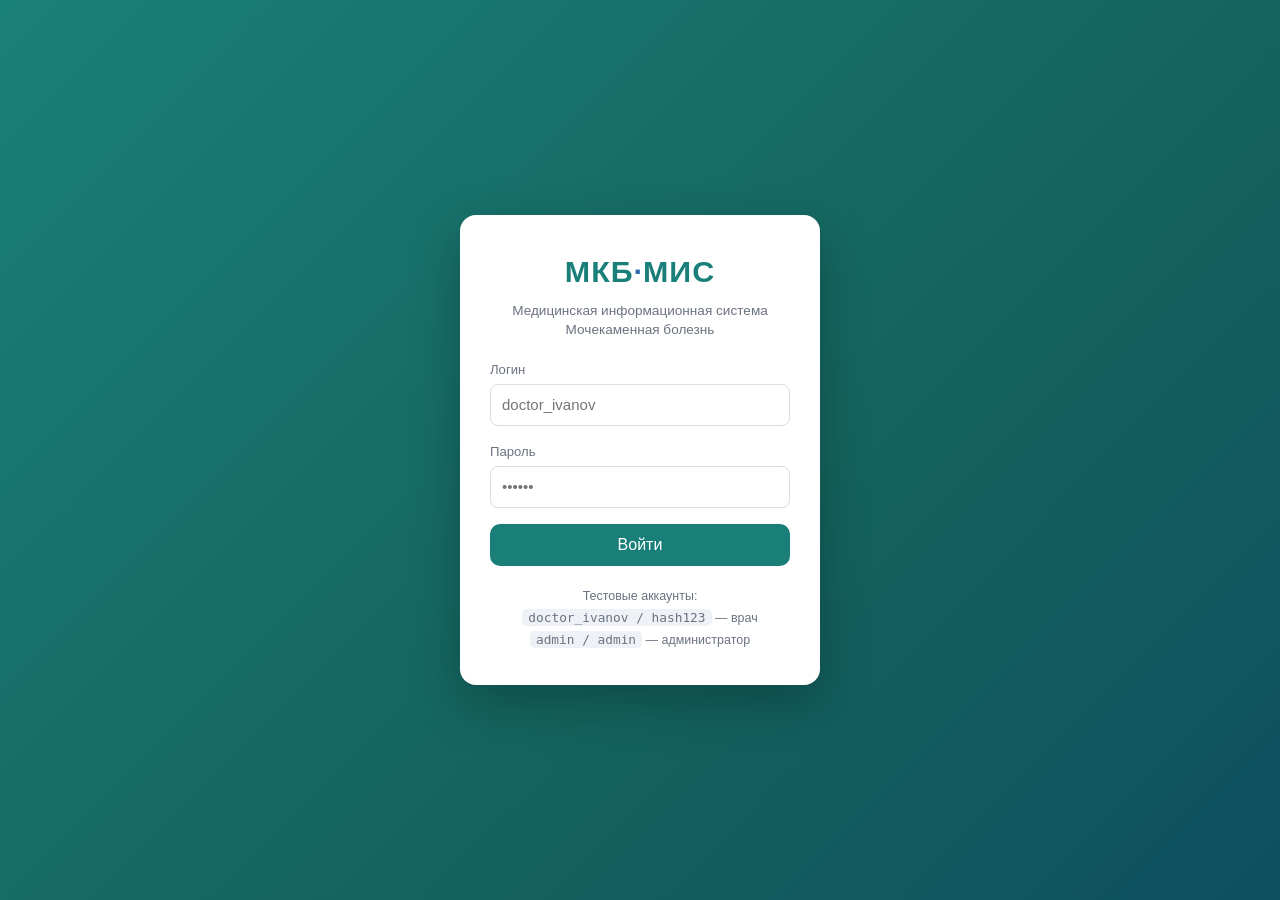
<file: client/index.html>
<!DOCTYPE html>
<html lang="ru">
<head>
  <meta charset="UTF-8" />
  <meta name="viewport" content="width=device-width, initial-scale=1.0" />
  <title>МКБ-МИС — рабочее место врача</title>
  <link rel="stylesheet" href="css/style.css" />
</head>
<body>

  <!-- ===================== ЭКРАН ВХОДА ===================== -->
  <section id="view-login" class="view view--login">
    <form id="login-form" class="login-card" autocomplete="off">
      <div class="login-logo">МКБ<span>·</span>МИС</div>
      <p class="login-subtitle">Медицинская информационная система<br />Мочекаменная болезнь</p>

      <label class="field">
        <span class="field__label">Логин</span>
        <input type="text" id="login-username" placeholder="doctor_ivanov" required />
      </label>

      <label class="field">
        <span class="field__label">Пароль</span>
        <input type="password" id="login-password" placeholder="••••••" required />
      </label>

      <div id="login-error" class="form-error" hidden></div>

      <button type="submit" class="btn btn--primary btn--block">Войти</button>

      <p class="login-hint">
        Тестовые аккаунты:<br />
        <code>doctor_ivanov / hash123</code> — врач<br />
        <code>admin / admin</code> — администратор
      </p>
    </form>
  </section>

  <!-- ===================== ОСНОВНОЕ ПРИЛОЖЕНИЕ ===================== -->
  <div id="app" class="app" hidden>

    <!-- Шапка -->
    <header class="topbar">
      <div class="topbar__brand" id="nav-home">МКБ<span>·</span>МИС</div>
      <nav class="topbar__nav">
        <button class="navlink" id="nav-patients">Пациенты</button>
        <button class="navlink" id="nav-admin" hidden>Аккаунты врачей</button>
      </nav>
      <div class="topbar__user">
        <span id="current-user" class="user-badge"></span>
        <button class="btn btn--ghost" id="btn-logout">Выйти</button>
      </div>
    </header>

    <main class="content">

      <!-- ----------- СПИСОК ПАЦИЕНТОВ ----------- -->
      <section id="view-patients" class="view">
        <div class="page-head">
          <h1>Пациенты</h1>
          <button class="btn btn--primary" id="btn-add-patient">+ Добавить пациента</button>
        </div>

        <div class="search-bar">
          <input type="search" id="patient-search"
                 placeholder="Поиск по ФИО или номеру карты пациента…" />
        </div>

        <div class="table-wrap">
          <table class="table" id="patients-table">
            <thead>
              <tr>
                <th>№ карты</th>
                <th>ФИО</th>
                <th>Лечащий врач</th>
                <th class="num">Камни</th>
                <th class="num">Обследования</th>
                <th></th>
              </tr>
            </thead>
            <tbody id="patients-tbody"></tbody>
          </table>
          <div id="patients-empty" class="empty-state" hidden>Пациенты не найдены</div>
        </div>
      </section>

      <!-- ----------- КАРТОЧКА ПАЦИЕНТА ----------- -->
      <section id="view-patient" class="view" hidden>
        <button class="link-back" id="btn-back-to-list">← К списку пациентов</button>

        <div class="page-head">
          <h1 id="patient-title">Карточка пациента</h1>
          <div class="page-head__actions">
            <button class="btn btn--ghost" id="btn-edit-patient">Редактировать</button>
          </div>
        </div>

        <!-- Данные пациента -->
        <div class="card">
          <h2 class="card__title">Данные пациента</h2>
          <form id="patient-form" class="grid-form">
            <label class="field">
              <span class="field__label">Номер карты</span>
              <input type="text" name="id_patient" disabled />
            </label>
            <label class="field field--wide">
              <span class="field__label">ФИО</span>
              <input type="text" name="full_name" disabled />
            </label>
            <label class="field field--wide">
              <span class="field__label">Лечащий врач</span>
              <select name="id_user" disabled></select>
            </label>
            <label class="field field--full">
              <span class="field__label">Анамнез</span>
              <textarea name="anamnesis" rows="4" disabled></textarea>
            </label>

            <div class="form-actions" id="patient-form-actions" hidden>
              <button type="button" class="btn btn--ghost" id="btn-cancel-edit">Отмена</button>
              <button type="submit" class="btn btn--primary">Сохранить</button>
            </div>
          </form>
        </div>

        <!-- Журнал: камни -->
        <div class="card">
          <div class="card__head">
            <h2 class="card__title">Камни</h2>
            <button class="btn btn--sm" id="btn-add-stone">+ Добавить камень</button>
          </div>
          <div class="table-wrap">
            <table class="table table--compact">
              <thead>
                <tr>
                  <th>№</th>
                  <th>Локализация</th>
                  <th class="num">Размер, мм</th>
                  <th></th>
                </tr>
              </thead>
              <tbody id="stones-tbody"></tbody>
            </table>
            <div id="stones-empty" class="empty-state" hidden>Камни не зарегистрированы</div>
          </div>
        </div>

        <!-- Журнал: обследования -->
        <div class="card">
          <div class="card__head">
            <h2 class="card__title">Обследования</h2>
            <button class="btn btn--sm" id="btn-add-exam">+ Добавить обследование</button>
          </div>
          <div class="table-wrap">
            <table class="table table--compact">
              <thead>
                <tr>
                  <th>№</th>
                  <th>Тип обследования</th>
                  <th>Врач</th>
                  <th></th>
                </tr>
              </thead>
              <tbody id="exams-tbody"></tbody>
            </table>
            <div id="exams-empty" class="empty-state" hidden>Обследования не зарегистрированы</div>
          </div>
        </div>
      </section>

      <!-- ----------- АДМИН: АККАУНТЫ ВРАЧЕЙ ----------- -->
      <section id="view-admin" class="view" hidden>
        <div class="page-head">
          <h1>Аккаунты врачей</h1>
          <button class="btn btn--primary" id="btn-add-account">+ Новый аккаунт</button>
        </div>
        <div class="table-wrap">
          <table class="table">
            <thead>
              <tr><th>ID</th><th>Логин</th><th>ФИО</th><th>Роль</th></tr>
            </thead>
            <tbody id="accounts-tbody"></tbody>
          </table>
        </div>
      </section>

    </main>
  </div>

  <!-- ===================== МОДАЛЬНОЕ ОКНО ===================== -->
  <div id="modal-overlay" class="modal-overlay" hidden>
    <div class="modal">
      <div class="modal__head">
        <h3 id="modal-title">Заголовок</h3>
        <button class="modal__close" id="modal-close">&times;</button>
      </div>
      <form id="modal-form" class="modal__body grid-form"></form>
      <div class="modal__foot">
        <button type="button" class="btn btn--ghost" id="modal-cancel">Отмена</button>
        <button type="button" class="btn btn--primary" id="modal-submit">Сохранить</button>
      </div>
    </div>
  </div>

  <!-- Уведомления -->
  <div id="toast" class="toast" hidden></div>

  <script src="js/mock-data.js"></script>
  <script src="js/api.js"></script>
  <script src="js/app.js"></script>
</body>
</html>
</file>
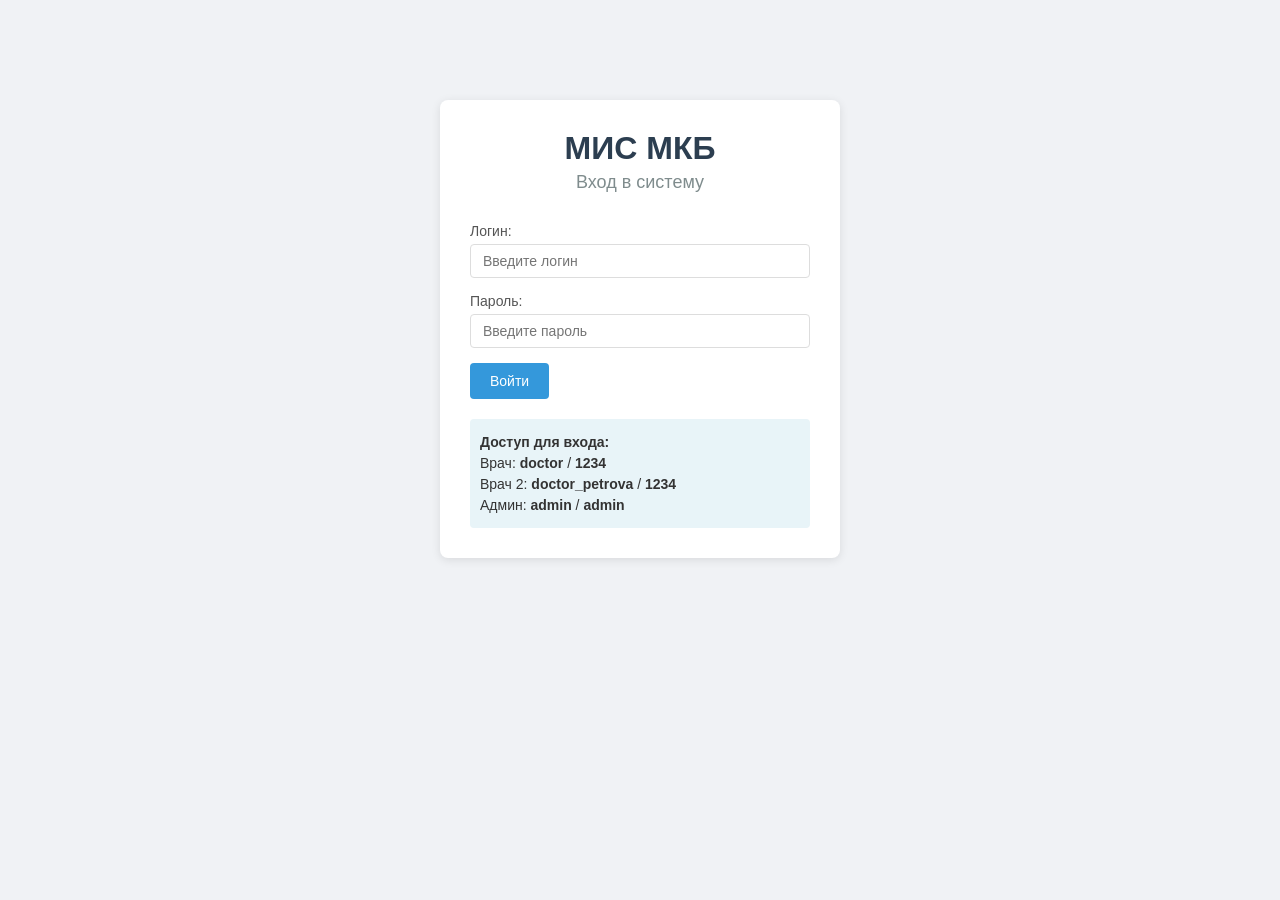
<file: client_interface/index.html>
<!DOCTYPE html>
<html lang="ru">
<head>
    <meta charset="UTF-8">
    <meta name="viewport" content="width=device-width, initial-scale=1.0">
    <title>МИС - Мочекаменная болезнь</title>
    <link rel="stylesheet" href="style.css">
</head>
<body>
    <!-- Экран входа -->
    <div id="login-screen" class="screen active">
        <div class="login-container">
            <h1>МИС МКБ</h1>
            <h2>Вход в систему</h2>
            <form id="login-form">
                <div class="form-group">
                    <label for="username">Логин:</label>
                    <input type="text" id="username" required placeholder="Введите логин">
                </div>
                <div class="form-group">
                    <label for="password">Пароль:</label>
                    <input type="password" id="password" required placeholder="Введите пароль">
                </div>
                <button type="submit" class="btn btn-primary">Войти</button>
                <div id="login-error" class="error-message"></div>
            </form>
            <div class="demo-info">
                <p><strong>Доступ для входа:</strong></p>
                <p>Врач: <strong>doctor</strong> / <strong>1234</strong></p>
                <p>Врач 2: <strong>doctor_petrova</strong> / <strong>1234</strong></p>
                <p>Админ: <strong>admin</strong> / <strong>admin</strong></p>
            </div>
        </div>
    </div>

    <!-- Главный экран -->
    <div id="main-screen" class="screen">
        <header>
            <div class="header-left">
                <h1>МИС МКБ</h1>
                <span id="user-role" class="badge"></span>
            </div>
            <div class="header-right">
                <span id="current-user"></span>
                <button id="logout-btn" class="btn btn-secondary">Выйти</button>
            </div>
        </header>

        <div class="main-content">
            <nav class="sidebar">
                <button class="nav-btn active" data-section="patients">Пациенты</button>
                <button class="nav-btn" data-section="add-patient">Добавить пациента</button>
                <button id="admin-btn" class="nav-btn" data-section="admin" style="display: none;">Управление врачами</button>
            </nav>

            <main class="content">
                <!-- Секция поиска пациентов -->
                <section id="patients-section" class="section active">
                    <h2>Поиск пациентов</h2>
                    <div class="search-bar">
                        <input type="text" id="patient-search" placeholder="Поиск по ФИО или номеру карты (например: Сидоров или P001)">
                        <button id="search-btn" class="btn btn-primary">Найти</button>
                    </div>
                    <div id="patients-list" class="list-container"></div>
                </section>

                <!-- Секция добавления пациента -->
                <section id="add-patient-section" class="section">
                    <h2>Добавление нового пациента</h2>
                    <form id="add-patient-form">
                        <div class="form-row">
                            <div class="form-group">
                                <label for="last-name">Фамилия *</label>
                                <input type="text" id="last-name" required>
                            </div>
                            <div class="form-group">
                                <label for="first-name">Имя *</label>
                                <input type="text" id="first-name" required>
                            </div>
                            <div class="form-group">
                                <label for="middle-name">Отчество</label>
                                <input type="text" id="middle-name">
                            </div>
                        </div>
                        <div class="form-row">
                            <div class="form-group">
                                <label for="birth-date">Дата рождения *</label>
                                <input type="date" id="birth-date" required>
                            </div>
                            <div class="form-group">
                                <label for="phone">Телефон</label>
                                <input type="tel" id="phone" placeholder="+7 (999) 123-45-67">
                            </div>
                        </div>
                        <div class="form-group">
                            <label for="anamnesis">Анамнез</label>
                            <textarea id="anamnesis" rows="3" placeholder="Хронические заболевания, история болезни..."></textarea>
                        </div>
                        <button type="submit" class="btn btn-primary">Сохранить</button>
                    </form>
                </section>

                <!-- Секция карточки пациента -->
                <section id="patient-card-section" class="section">
                    <button id="back-to-list" class="btn btn-secondary">← Назад к списку</button>
                    <div id="patient-card-content"></div>
                </section>

                <!-- Секция администратора -->
                <section id="admin-section" class="section">
                    <h2>Управление врачами</h2>
                    
                    <button id="show-add-doctor-btn" class="btn btn-primary" style="margin-bottom: 20px;">+ Добавить врача</button>
                    
                    <div id="add-doctor-form" class="hidden" style="background: #f8f9fa; padding: 20px; border-radius: 8px; margin-bottom: 20px;">
                        <h3>Новый врач</h3>
                        <form id="doctor-form">
                            <div class="form-group">
                                <label for="doc-name">ФИО *</label>
                                <input type="text" id="doc-name" required placeholder="Иванов Иван Иванович">
                            </div>
                            <div class="form-group">
                                <label for="doc-login">Логин *</label>
                                <input type="text" id="doc-login" required placeholder="doctor_ivanov">
                            </div>
                            <div class="form-group">
                                <label for="doc-password">Пароль *</label>
                                <input type="password" id="doc-password" required placeholder="Не менее 4 символов">
                            </div>
                            <button type="submit" class="btn btn-success">Создать врача</button>
                            <button type="button" id="cancel-add-doctor" class="btn btn-secondary">Отмена</button>
                        </form>
                    </div>
                    
                    <h3>Список врачей</h3>
                    <div id="doctors-list" class="list-container"></div>
                    
                    <div id="doctor-patients-section" class="hidden" style="margin-top: 30px;">
                        <h3>Пациенты врача: <span id="selected-doctor-name"></span></h3>
                        <button id="back-to-doctors" class="btn btn-secondary" style="margin-bottom: 15px;">← Назад к списку врачей</button>
                        <div id="doctor-patients-list" class="list-container"></div>
                    </div>
                </section>
            </main>
        </div>
    </div>

    <!-- Модальное окно -->
    <div id="modal" class="modal">
        <div class="modal-content">
            <span class="close">&times;</span>
            <div id="modal-body"></div>
        </div>
    </div>

    <script src="api.js"></script>
    <script src="auth.js"></script>
    <script src="main.js"></script>
</body>
</html>
</file>
<file: client/css/style.css>
/* ===================== Базовое ===================== */
:root {
  --bg:        #eef2f6;
  --surface:   #ffffff;
  --primary:   #1b7f79;   /* медицинский бирюзово-зелёный */
  --primary-d: #14635e;
  --accent:    #2b6cb0;
  --text:      #1f2933;
  --muted:     #6b7280;
  --border:    #d7dee5;
  --danger:    #c0392b;
  --ok:        #27865f;
  --radius:    10px;
  --shadow:    0 2px 10px rgba(20, 40, 60, .07);
}

* { box-sizing: border-box; }

body {
  margin: 0;
  font-family: "Segoe UI", Roboto, "Helvetica Neue", Arial, sans-serif;
  color: var(--text);
  background: var(--bg);
  font-size: 15px;
  line-height: 1.45;
}

h1 { font-size: 1.5rem; margin: 0; }
h2 { font-size: 1.1rem; margin: 0; }

.view[hidden], [hidden] { display: none !important; }

/* ===================== Кнопки ===================== */
.btn {
  display: inline-flex;
  align-items: center;
  justify-content: center;
  gap: 6px;
  padding: 9px 16px;
  border: 1px solid transparent;
  border-radius: var(--radius);
  background: #e6ebf0;
  color: var(--text);
  font-size: .92rem;
  font-weight: 500;
  cursor: pointer;
  transition: background .15s, box-shadow .15s;
}
.btn:hover { background: #dbe2e8; }
.btn--primary { background: var(--primary); color: #fff; }
.btn--primary:hover { background: var(--primary-d); }
.btn--ghost { background: transparent; border-color: var(--border); }
.btn--ghost:hover { background: #f0f3f6; }
.btn--block { width: 100%; padding: 11px; font-size: 1rem; }
.btn--sm { padding: 6px 12px; font-size: .85rem; }
.btn--danger { background: transparent; color: var(--danger); border-color: transparent; }
.btn--danger:hover { background: #fdecea; }

/* ===================== Поля ===================== */
.field { display: flex; flex-direction: column; gap: 5px; }
.field__label { font-size: .82rem; color: var(--muted); font-weight: 500; }

input, select, textarea {
  font: inherit;
  padding: 9px 11px;
  border: 1px solid var(--border);
  border-radius: 8px;
  background: #fff;
  color: var(--text);
  width: 100%;
}
input:focus, select:focus, textarea:focus {
  outline: none;
  border-color: var(--primary);
  box-shadow: 0 0 0 3px rgba(27, 127, 121, .15);
}
input:disabled, select:disabled, textarea:disabled {
  background: #f3f5f7;
  color: #4b5563;
  cursor: default;
}
textarea { resize: vertical; }

.form-error {
  background: #fdecea;
  color: var(--danger);
  padding: 8px 12px;
  border-radius: 8px;
  font-size: .88rem;
}

/* ===================== Экран входа ===================== */
.view--login {
  min-height: 100vh;
  display: flex;
  align-items: center;
  justify-content: center;
  background: linear-gradient(135deg, #1b7f79 0%, #14635e 60%, #0f4f60 100%);
  padding: 20px;
}
.login-card {
  width: 100%;
  max-width: 360px;
  background: var(--surface);
  border-radius: 16px;
  padding: 34px 30px;
  box-shadow: 0 18px 50px rgba(0, 0, 0, .25);
  display: flex;
  flex-direction: column;
  gap: 16px;
}
.login-logo {
  font-size: 1.9rem;
  font-weight: 700;
  text-align: center;
  color: var(--primary);
  letter-spacing: 1px;
}
.login-logo span { color: var(--accent); }
.login-subtitle {
  text-align: center;
  color: var(--muted);
  font-size: .85rem;
  margin: -8px 0 4px;
}
.login-hint {
  font-size: .78rem;
  color: var(--muted);
  text-align: center;
  margin: 4px 0 0;
  line-height: 1.7;
}
.login-hint code {
  background: #eef2f6;
  padding: 1px 6px;
  border-radius: 5px;
  font-size: .8rem;
}

/* ===================== Шапка ===================== */
.app { min-height: 100vh; display: flex; flex-direction: column; }
.topbar {
  display: flex;
  align-items: center;
  gap: 28px;
  background: var(--surface);
  border-bottom: 1px solid var(--border);
  padding: 0 24px;
  height: 58px;
  position: sticky;
  top: 0;
  z-index: 10;
}
.topbar__brand {
  font-weight: 700;
  font-size: 1.15rem;
  color: var(--primary);
  cursor: pointer;
  letter-spacing: .5px;
}
.topbar__brand span { color: var(--accent); }
.topbar__nav { display: flex; gap: 4px; flex: 1; }
.navlink {
  background: transparent;
  border: none;
  padding: 8px 14px;
  border-radius: 8px;
  cursor: pointer;
  color: var(--muted);
  font-size: .95rem;
  font-weight: 500;
}
.navlink:hover { background: #f0f3f6; color: var(--text); }
.navlink.active { background: #e3f0ef; color: var(--primary); }
.topbar__user { display: flex; align-items: center; gap: 14px; }
.user-badge { font-size: .88rem; color: var(--muted); }
.user-badge strong { color: var(--text); }

/* ===================== Контент ===================== */
.content {
  flex: 1;
  width: 100%;
  max-width: 1080px;
  margin: 0 auto;
  padding: 28px 24px 60px;
}
.page-head {
  display: flex;
  align-items: center;
  justify-content: space-between;
  margin-bottom: 18px;
  gap: 12px;
}
.page-head__actions { display: flex; gap: 10px; }

.link-back {
  background: none;
  border: none;
  color: var(--accent);
  cursor: pointer;
  font-size: .9rem;
  padding: 0;
  margin-bottom: 12px;
}
.link-back:hover { text-decoration: underline; }

/* ===================== Поиск ===================== */
.search-bar { margin-bottom: 16px; }
.search-bar input { max-width: 480px; }

/* ===================== Таблицы ===================== */
.table-wrap {
  background: var(--surface);
  border: 1px solid var(--border);
  border-radius: var(--radius);
  overflow: hidden;
  box-shadow: var(--shadow);
}
.table { width: 100%; border-collapse: collapse; }
.table th, .table td {
  text-align: left;
  padding: 12px 16px;
  border-bottom: 1px solid var(--border);
}
.table th {
  background: #f5f8fa;
  font-size: .78rem;
  text-transform: uppercase;
  letter-spacing: .4px;
  color: var(--muted);
  font-weight: 600;
}
.table tbody tr:last-child td { border-bottom: none; }
.table tbody tr.clickable { cursor: pointer; }
.table tbody tr.clickable:hover { background: #f3f8f7; }
.table .num { text-align: right; }
.table--compact th, .table--compact td { padding: 9px 14px; }

.badge {
  display: inline-block;
  padding: 2px 9px;
  border-radius: 20px;
  font-size: .78rem;
  font-weight: 600;
}
.badge--doctor { background: #e3f0ef; color: var(--primary); }
.badge--admin  { background: #e7eefb; color: var(--accent); }

.empty-state {
  padding: 28px;
  text-align: center;
  color: var(--muted);
  font-size: .92rem;
}

/* ===================== Карточки ===================== */
.card {
  background: var(--surface);
  border: 1px solid var(--border);
  border-radius: var(--radius);
  padding: 20px 22px;
  margin-bottom: 18px;
  box-shadow: var(--shadow);
}
.card__head {
  display: flex;
  align-items: center;
  justify-content: space-between;
  margin-bottom: 14px;
}
.card__title { margin-bottom: 14px; }
.card__head .card__title { margin-bottom: 0; }

/* ===================== Формы-сетка ===================== */
.grid-form {
  display: grid;
  grid-template-columns: 1fr 1fr;
  gap: 16px;
}
.field--wide { grid-column: span 2; }
.field--full { grid-column: 1 / -1; }
.form-actions {
  grid-column: 1 / -1;
  display: flex;
  justify-content: flex-end;
  gap: 10px;
  margin-top: 4px;
}

/* ===================== Модальное окно ===================== */
.modal-overlay {
  position: fixed;
  inset: 0;
  background: rgba(15, 30, 40, .45);
  display: flex;
  align-items: center;
  justify-content: center;
  padding: 20px;
  z-index: 100;
}
.modal {
  background: var(--surface);
  border-radius: 14px;
  width: 100%;
  max-width: 480px;
  box-shadow: 0 20px 60px rgba(0, 0, 0, .3);
  overflow: hidden;
}
.modal__head {
  display: flex;
  align-items: center;
  justify-content: space-between;
  padding: 18px 22px;
  border-bottom: 1px solid var(--border);
}
.modal__head h3 { margin: 0; font-size: 1.15rem; }
.modal__close {
  background: none;
  border: none;
  font-size: 1.6rem;
  line-height: 1;
  color: var(--muted);
  cursor: pointer;
}
.modal__close:hover { color: var(--text); }
.modal__body { padding: 22px; }
.modal__foot {
  display: flex;
  justify-content: flex-end;
  gap: 10px;
  padding: 16px 22px;
  border-top: 1px solid var(--border);
  background: #f9fbfc;
}

/* ===================== Toast ===================== */
.toast {
  position: fixed;
  bottom: 24px;
  left: 50%;
  transform: translateX(-50%);
  background: #1f2933;
  color: #fff;
  padding: 12px 22px;
  border-radius: 10px;
  font-size: .9rem;
  box-shadow: 0 8px 24px rgba(0, 0, 0, .25);
  z-index: 200;
  animation: toast-in .2s ease;
}
.toast--ok    { background: var(--ok); }
.toast--error { background: var(--danger); }
@keyframes toast-in {
  from { opacity: 0; transform: translate(-50%, 10px); }
  to   { opacity: 1; transform: translate(-50%, 0); }
}

/* ===================== Адаптив ===================== */
@media (max-width: 640px) {
  .grid-form { grid-template-columns: 1fr; }
  .field--wide, .field--full { grid-column: 1; }
  .topbar { gap: 14px; padding: 0 14px; }
  .content { padding: 18px 14px 50px; }
}
</file>
<file: client_interface/style.css>
* {
    margin: 0;
    padding: 0;
    box-sizing: border-box;
}

body {
    font-family: Arial, sans-serif;
    background-color: #f0f2f5;
    color: #333;
}

.screen {
    display: none;
}

.screen.active {
    display: block;
}

.section {
    display: none;
}

.section.active {
    display: block;
}

/* Экран входа */
.login-container {
    max-width: 400px;
    margin: 100px auto;
    padding: 30px;
    background: white;
    border-radius: 8px;
    box-shadow: 0 2px 10px rgba(0,0,0,0.1);
}

.login-container h1 {
    text-align: center;
    color: #2c3e50;
    margin-bottom: 5px;
}

.login-container h2 {
    text-align: center;
    color: #7f8c8d;
    font-weight: normal;
    margin-bottom: 30px;
    font-size: 18px;
}

.demo-info {
    margin-top: 20px;
    padding: 10px;
    background: #e8f4f8;
    border-radius: 4px;
    font-size: 14px;
}

.demo-info p {
    margin: 5px 0;
}

/* Хедер */
header {
    background: #2c3e50;
    color: white;
    padding: 15px 30px;
    display: flex;
    justify-content: space-between;
    align-items: center;
}

.header-left {
    display: flex;
    align-items: center;
    gap: 15px;
}

.header-left h1 {
    font-size: 20px;
}

.badge {
    background: #3498db;
    padding: 3px 10px;
    border-radius: 12px;
    font-size: 12px;
}

.header-right {
    display: flex;
    align-items: center;
    gap: 15px;
}

/* Основной контент */
.main-content {
    display: flex;
    min-height: calc(100vh - 65px);
}

.sidebar {
    width: 250px;
    background: #34495e;
    padding: 20px 0;
}

.nav-btn {
    display: block;
    width: 100%;
    padding: 12px 20px;
    background: none;
    border: none;
    color: white;
    text-align: left;
    cursor: pointer;
    font-size: 14px;
    transition: background 0.3s;
}

.nav-btn:hover {
    background: #2c3e50;
}

.nav-btn.active {
    background: #3498db;
}

.content {
    flex: 1;
    padding: 30px;
}

/* Формы */
.form-group {
    margin-bottom: 15px;
}

.form-group label {
    display: block;
    margin-bottom: 5px;
    color: #555;
    font-size: 14px;
}

.form-group input,
.form-group select,
.form-group textarea {
    width: 100%;
    padding: 8px 12px;
    border: 1px solid #ddd;
    border-radius: 4px;
    font-size: 14px;
    font-family: Arial, sans-serif;
}

.form-group input:focus,
.form-group select:focus,
.form-group textarea:focus {
    outline: none;
    border-color: #3498db;
}

.form-row {
    display: grid;
    grid-template-columns: repeat(auto-fit, minmax(200px, 1fr));
    gap: 15px;
}

/* Кнопки */
.btn {
    padding: 10px 20px;
    border: none;
    border-radius: 4px;
    cursor: pointer;
    font-size: 14px;
    transition: opacity 0.3s;
}

.btn:hover {
    opacity: 0.9;
}

.btn-primary {
    background: #3498db;
    color: white;
}

.btn-secondary {
    background: #95a5a6;
    color: white;
}

.btn-danger {
    background: #e74c3c;
    color: white;
}

.btn-success {
    background: #27ae60;
    color: white;
}

/* Поиск */
.search-bar {
    display: flex;
    gap: 10px;
    margin-bottom: 20px;
}

.search-bar input {
    flex: 1;
    padding: 10px;
    border: 1px solid #ddd;
    border-radius: 4px;
    font-size: 14px;
}

/* Списки */
.list-container {
    display: grid;
    gap: 15px;
}

.patient-card {
    background: white;
    padding: 20px;
    border-radius: 8px;
    box-shadow: 0 2px 5px rgba(0,0,0,0.1);
    cursor: pointer;
    transition: transform 0.2s;
}

.patient-card:hover {
    transform: translateY(-2px);
    box-shadow: 0 4px 10px rgba(0,0,0,0.15);
}

.patient-card h3 {
    color: #2c3e50;
    margin-bottom: 10px;
}

.patient-info {
    color: #666;
    font-size: 14px;
}

/* Карточка пациента */
#patient-card-content {
    background: white;
    padding: 30px;
    border-radius: 8px;
    box-shadow: 0 2px 10px rgba(0,0,0,0.1);
}

.patient-header {
    display: flex;
    justify-content: space-between;
    align-items: start;
    margin-bottom: 30px;
    padding-bottom: 20px;
    border-bottom: 2px solid #eee;
}

.patient-header h2 {
    color: #2c3e50;
}

.patient-details {
    display: grid;
    grid-template-columns: repeat(auto-fit, minmax(250px, 1fr));
    gap: 20px;
    margin-bottom: 30px;
}

.detail-item {
    padding: 10px;
    background: #f8f9fa;
    border-radius: 4px;
}

.detail-item label {
    font-size: 12px;
    color: #999;
    display: block;
    margin-bottom: 3px;
}

.detail-item span {
    font-size: 16px;
    color: #333;
}

.patient-section {
    margin-top: 30px;
}

.patient-section h3 {
    color: #2c3e50;
    margin-bottom: 15px;
    padding-bottom: 10px;
    border-bottom: 1px solid #eee;
}

/* Анамнез в карточке */
.anamnesis-block {
    grid-column: 1 / -1;
    padding: 15px;
    background: #fff9e6;
    border-left: 3px solid #f39c12;
    border-radius: 4px;
}

.anamnesis-block label {
    font-size: 12px;
    color: #999;
    display: block;
    margin-bottom: 5px;
}

.anamnesis-block p {
    color: #333;
    line-height: 1.5;
}

/* История */
.history-item {
    padding: 15px;
    margin-bottom: 10px;
    background: #f8f9fa;
    border-radius: 4px;
    border-left: 3px solid #3498db;
}

.history-item.stone {
    border-left-color: #e74c3c;
}

.history-item.examination {
    border-left-color: #3498db;
}

.history-item.visit {
    border-left-color: #27ae60;
}

.history-item h4 {
    color: #2c3e50;
    margin-bottom: 5px;
}

.history-item p {
    color: #666;
    font-size: 14px;
    margin-bottom: 3px;
}

/* Модальное окно */
.modal {
    display: none;
    position: fixed;
    z-index: 1000;
    left: 0;
    top: 0;
    width: 100%;
    height: 100%;
    background: rgba(0,0,0,0.5);
}

.modal.active {
    display: block;
}

.modal-content {
    background: white;
    margin: 50px auto;
    padding: 30px;
    border-radius: 8px;
    max-width: 600px;
    position: relative;
}

.close {
    position: absolute;
    right: 20px;
    top: 15px;
    font-size: 28px;
    cursor: pointer;
    color: #999;
}

.close:hover {
    color: #333;
}

/* Ошибки и сообщения */
.error-message {
    color: #e74c3c;
    margin-top: 10px;
    font-size: 14px;
}

.hidden {
    display: none;
}

/* Действия */
.action-buttons {
    display: flex;
    gap: 10px;
    margin-bottom: 20px;
    flex-wrap: wrap;
}

/* Для админки */
.doctor-item {
    display: flex;
    justify-content: space-between;
    align-items: center;
    padding: 15px;
    background: white;
    margin-bottom: 10px;
    border-radius: 8px;
    box-shadow: 0 2px 5px rgba(0,0,0,0.1);
}
</file>
